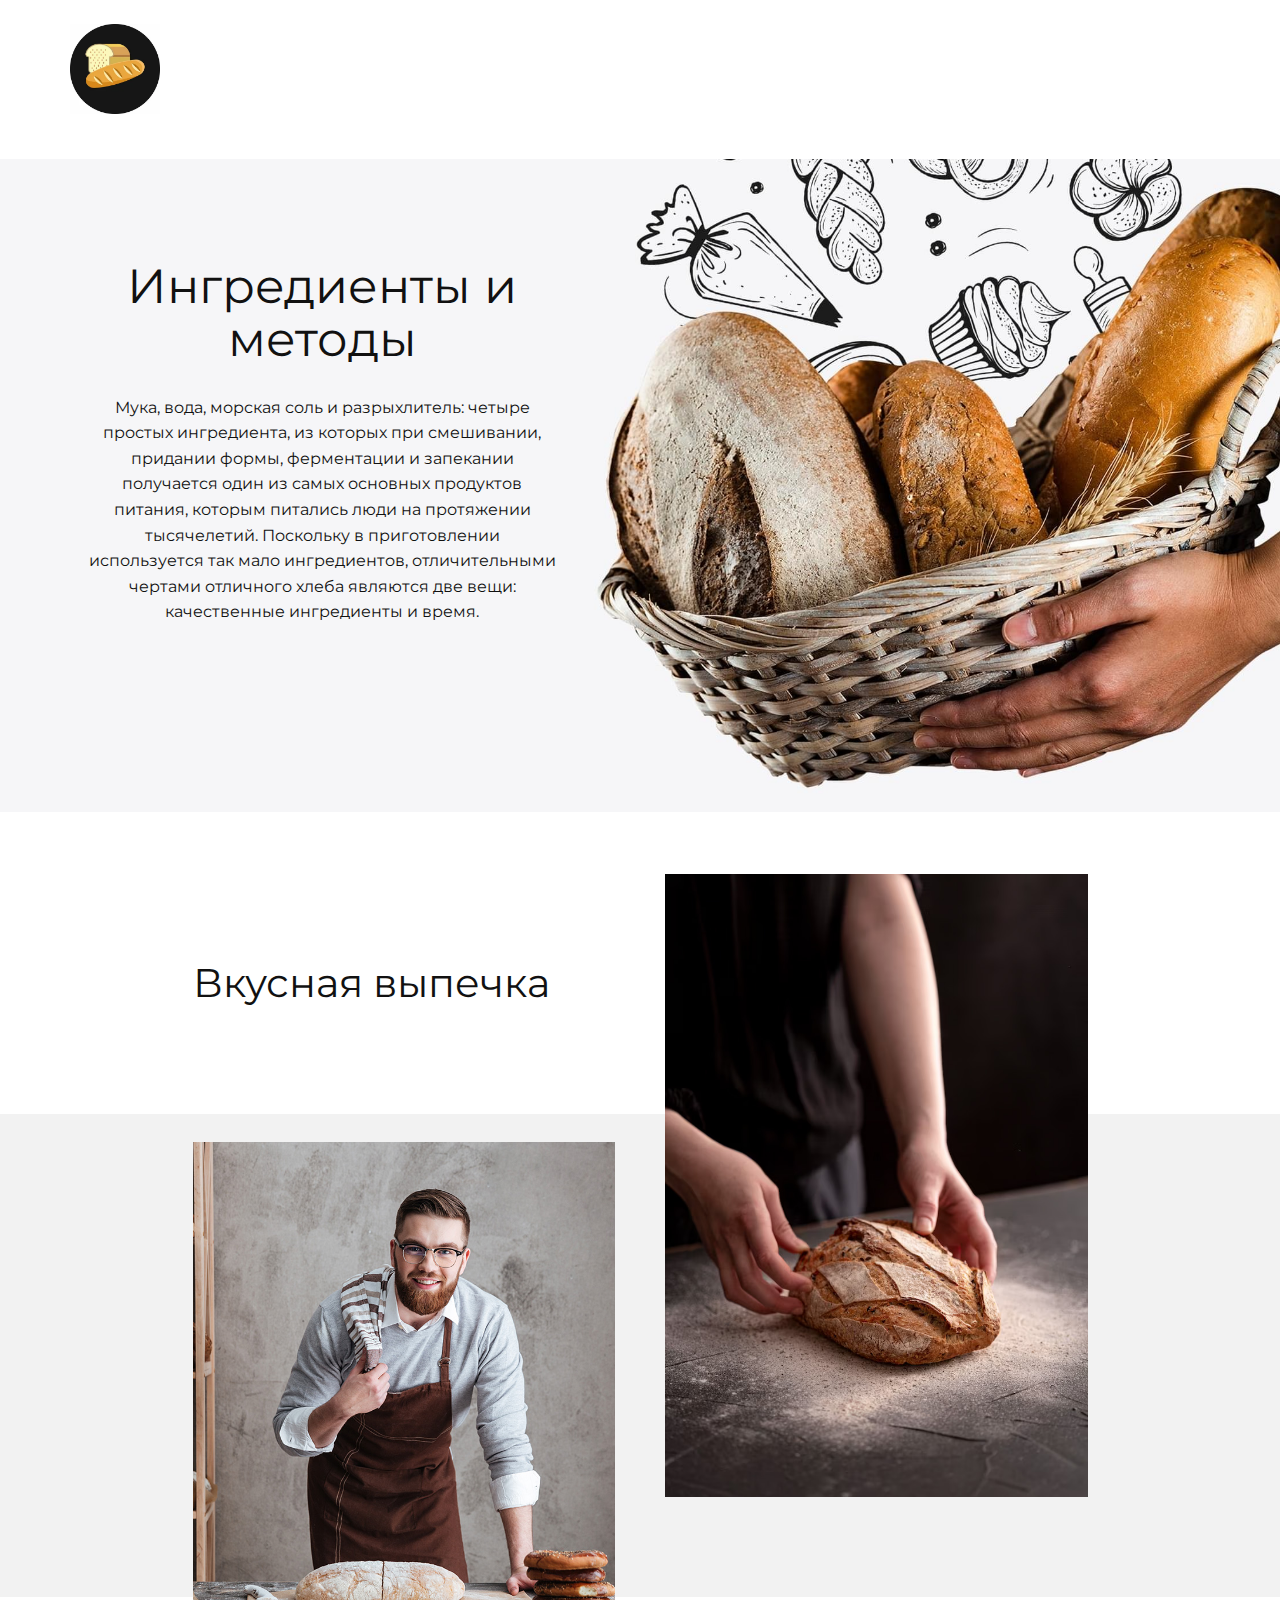
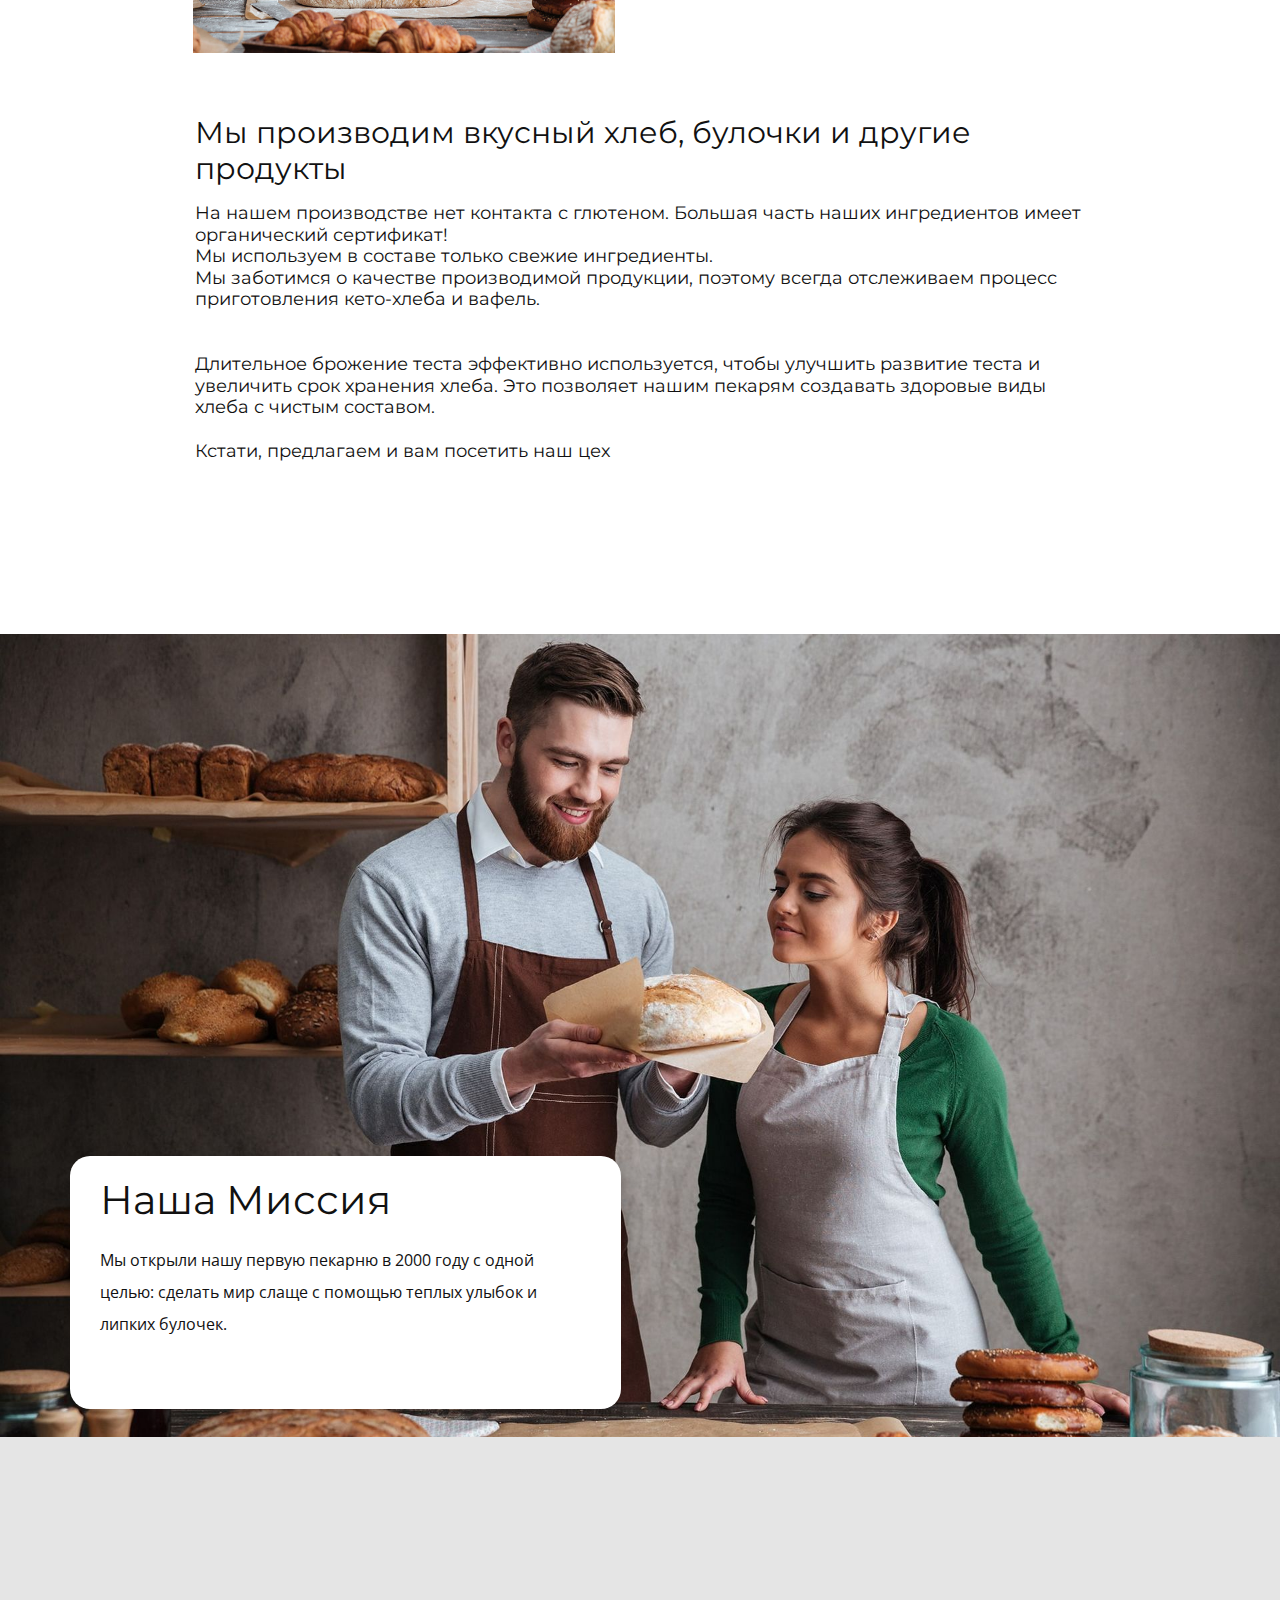
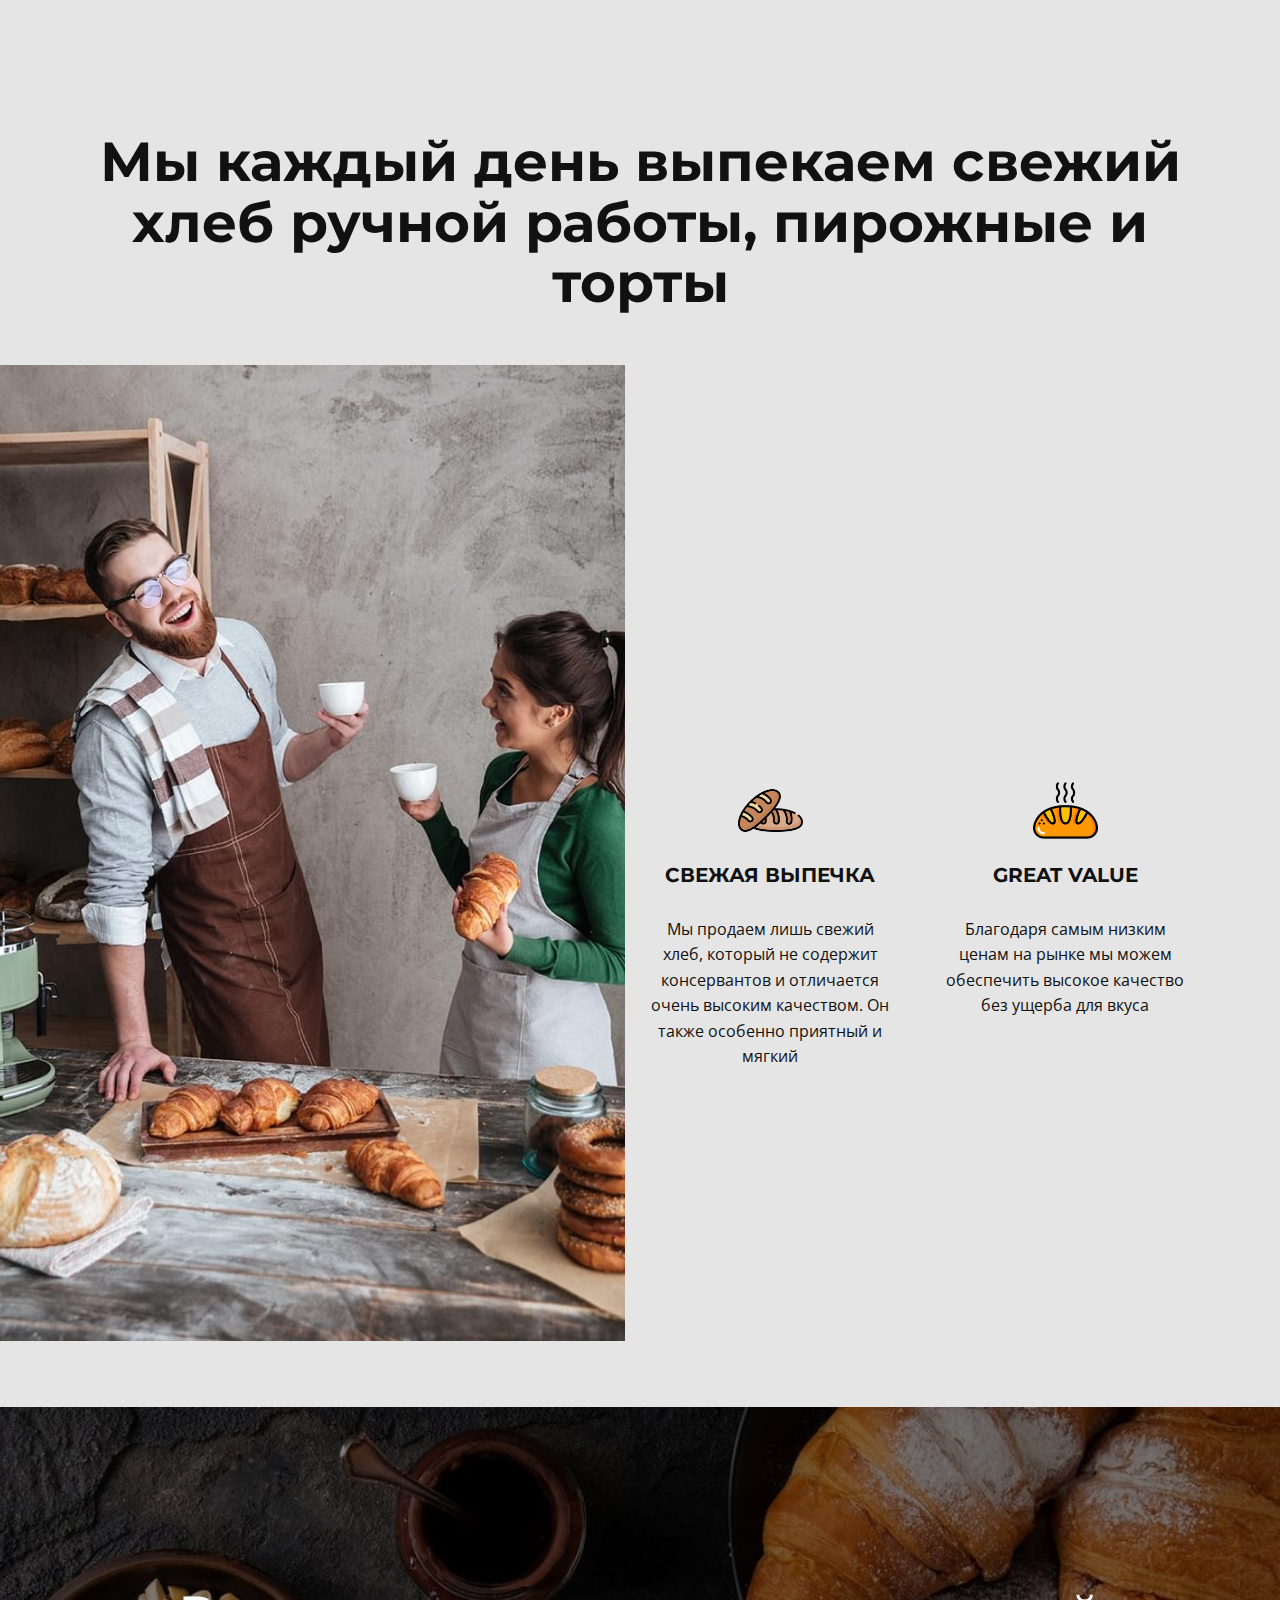
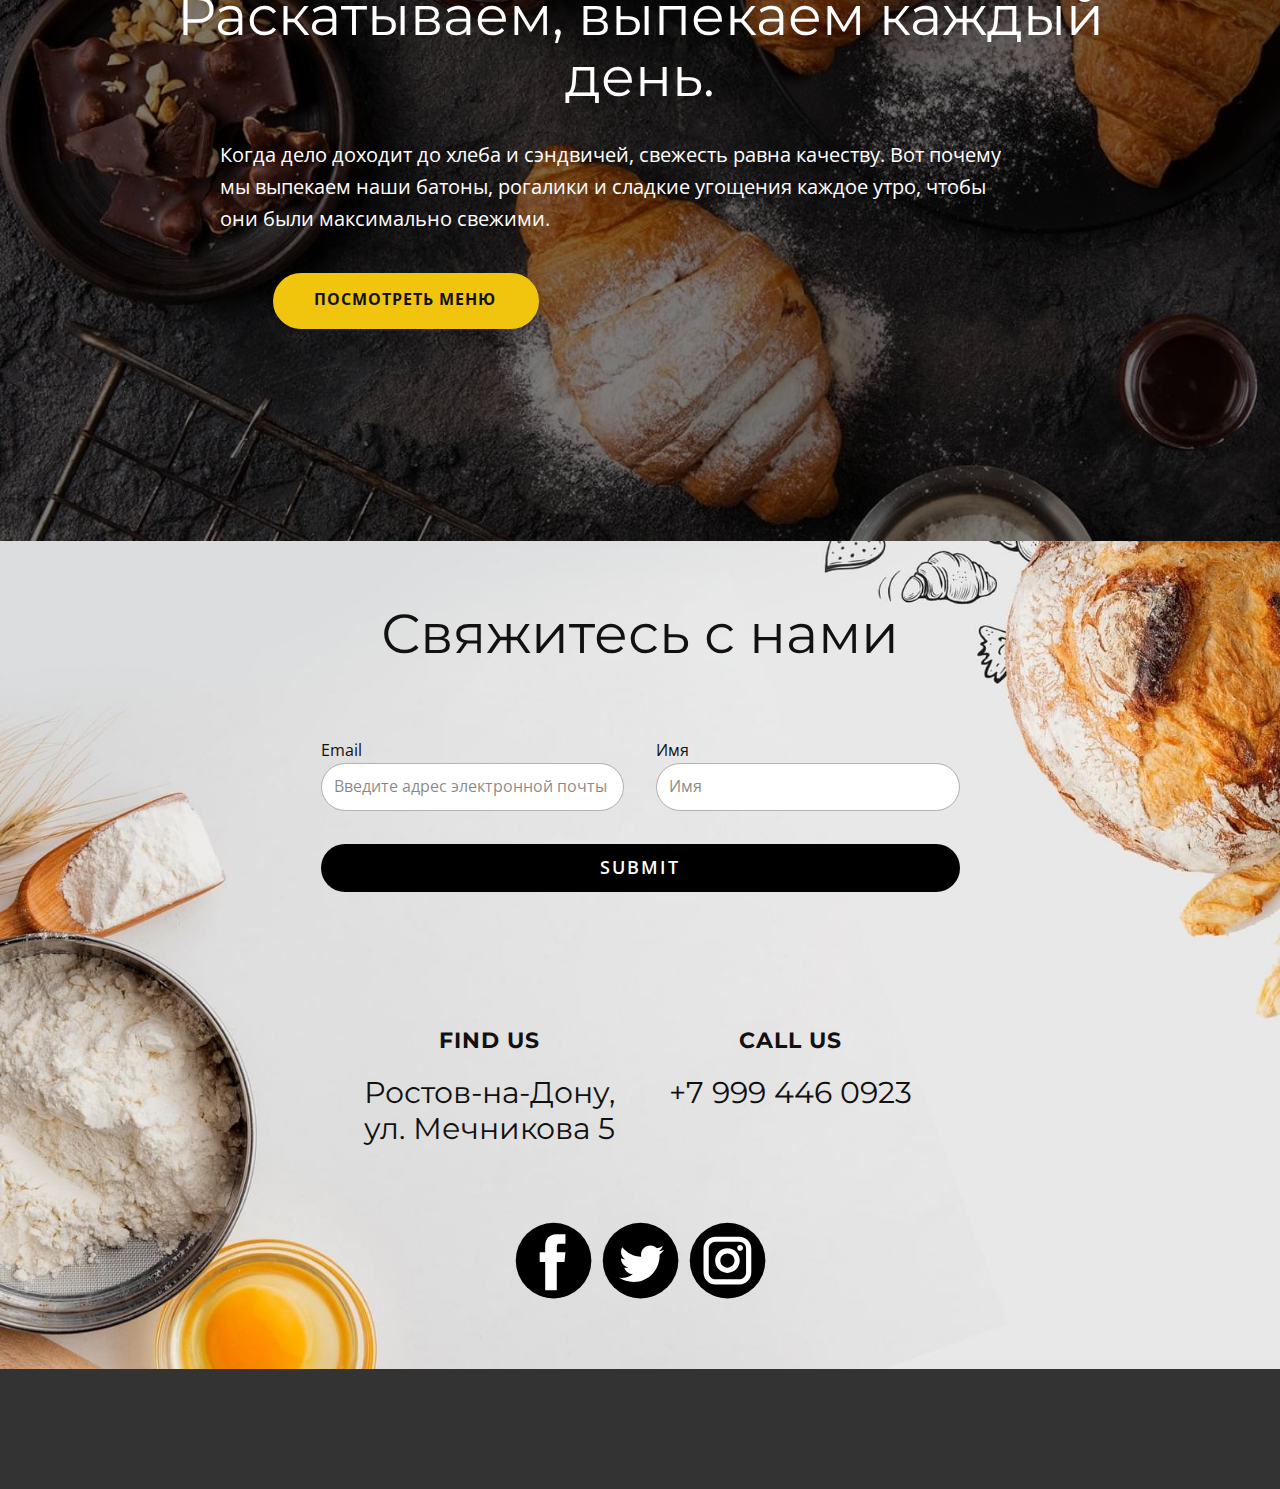
<file: index.html>
<!DOCTYPE html>
<html style="font-size: 16px;" lang="ru-RU"><head>
    <meta name="viewport" content="width=device-width, initial-scale=1.0">
    <meta charset="utf-8">
    <meta name="keywords" content="​Ingredients &amp;amp; Method, ​​We bake fresh, handmade bread, pastries and cakes every day, ​Roll, proof, and bake. Every day., Contact Us">
    <meta name="description" content="">
    <title>Главная</title>
    <link rel="stylesheet" href="page.css" media="screen">
<link rel="stylesheet" href="Главная.css" media="screen">
    <script class="u-script" type="text/javascript" src="jquery.js" defer=""></script>
    <script class="u-script" type="text/javascript" src="page.js" defer=""></script>
    <meta name="generator" content="MaxPod">
    <meta name="referrer" content="origin">
    <link rel="icon" href="images/i.webp">
    <link id="u-theme-google-font" rel="stylesheet" href="https://fonts.googleapis.com/css?family=Montserrat:100,100i,200,200i,300,300i,400,400i,500,500i,600,600i,700,700i,800,800i,900,900i|Open+Sans:300,300i,400,400i,500,500i,600,600i,700,700i,800,800i">
    
    
    
    
    
    
    
    <script type="application/ld+json">{
		"@context": "http://schema.org",
		"@type": "Organization",
		"name": "nicebreadxx",
		"logo": "images/i.webp?rand=1b5b"
}</script>
    <meta name="theme-color" content="#eeb16d">
    <meta property="og:title" content="Главная">
    <meta property="og:description" content="">
    <meta property="og:type" content="website">
  <meta data-intl-tel-input-cdn-path="intlTelInput/"></head>
  <body data-home-page="Главная.html" data-home-page-title="Главная" class="u-body u-xl-mode" data-lang="ru"><header class="u-clearfix u-header u-header" id="sec-14ca"><div class="u-clearfix u-sheet u-sheet-1">
        <a href="Главная.html" class="u-hover-feature u-image u-logo u-image-1" data-image-width="320" data-image-height="320" title="Главная">
          <img src="images/i.webp?rand=1b5b" class="u-logo-image u-logo-image-1">
        </a>
        <nav class="u-menu u-menu-hamburger u-offcanvas u-menu-1" data-responsive-from="XL">
          <div class="menu-collapse" style="font-size: 1rem; letter-spacing: 0px; text-transform: uppercase;">
            <a class="u-button-style u-custom-left-right-menu-spacing u-custom-padding-bottom u-custom-text-active-color u-custom-top-bottom-menu-spacing u-nav-link u-text-active-palette-1-base u-text-hover-palette-2-base" href="#" data-lang-en="{&quot;content&quot;:&quot;<svg class=\&quot;u-svg-link\&quot; viewBox=\&quot;0 0 24 24\&quot;><use xmlns:xlink=\&quot;http://www.w3.org/1999/xlink\&quot; xlink:href=\&quot;#menu-hamburger\&quot;></use></svg><svg class=\&quot;u-svg-content\&quot; version=\&quot;1.1\&quot; id=\&quot;menu-hamburger\&quot; viewBox=\&quot;0 0 16 16\&quot; x=\&quot;0px\&quot; y=\&quot;0px\&quot; xmlns:xlink=\&quot;http://www.w3.org/1999/xlink\&quot; xmlns=\&quot;http://www.w3.org/2000/svg\&quot;>    <g>        <rect y=\&quot;1\&quot; width=\&quot;16\&quot; height=\&quot;2\&quot;></rect>        <rect y=\&quot;7\&quot; width=\&quot;16\&quot; height=\&quot;2\&quot;></rect>        <rect y=\&quot;13\&quot; width=\&quot;16\&quot; height=\&quot;2\&quot;></rect>    </g></svg>&quot;,&quot;href&quot;:&quot;#&quot;}" style="padding: 9px 14px; font-size: calc(1em + 18px);">
              <svg class="u-svg-link" viewBox="0 0 24 24"><use xmlns:xlink="http://www.w3.org/1999/xlink" xlink:href="#menu-hamburger"></use></svg>
              <svg class="u-svg-content" version="1.1" id="menu-hamburger" viewBox="0 0 16 16" x="0px" y="0px" xmlns:xlink="http://www.w3.org/1999/xlink" xmlns="http://www.w3.org/2000/svg"><g><rect y="1" width="16" height="2"></rect><rect y="7" width="16" height="2"></rect><rect y="13" width="16" height="2"></rect>
</g></svg>
            </a>
          </div>
          <div class="u-nav-container">
            <ul class="u-nav u-unstyled u-nav-1"><li class="u-nav-item"><a class="u-button-style u-nav-link u-text-active-palette-2-base u-text-hover-palette-2-base" href="Главная.html" style="padding: 10px 20px;">Главная</a>
</li><li class="u-nav-item"><a class="u-button-style u-nav-link u-text-active-palette-2-base u-text-hover-palette-2-base" href="О-нас.html" style="padding: 10px 20px;">О нас</a>
</li><li class="u-nav-item"><a class="u-button-style u-nav-link u-text-active-palette-2-base u-text-hover-palette-2-base" href="Контакты.html" style="padding: 10px 20px;">Контакты</a>
</li></ul>
          </div>
          <div class="u-nav-container-collapse">
            <div class="u-black u-container-style u-inner-container-layout u-opacity u-opacity-95 u-sidenav">
              <div class="u-inner-container-layout u-sidenav-overflow">
                <div class="u-menu-close"></div>
                <ul class="u-align-center u-nav u-popupmenu-items u-unstyled u-nav-2"><li class="u-nav-item"><a class="u-button-style u-nav-link" href="Главная.html">Главная</a>
</li><li class="u-nav-item"><a class="u-button-style u-nav-link" href="О-нас.html">О нас</a>
</li><li class="u-nav-item"><a class="u-button-style u-nav-link" href="Контакты.html">Контакты</a>
</li></ul>
              </div>
            </div>
            <div class="u-black u-menu-overlay u-opacity u-opacity-70"></div>
          </div>
        </nav>
      </div></header> 
    <section class="u-clearfix u-image u-section-1" id="sec-a8af" data-image-width="1980" data-image-height="1114">
      <div class="u-clearfix u-layout-wrap u-layout-wrap-1">
        <div class="u-layout">
          <div class="u-layout-row">
            <div class="u-align-left u-container-align-center u-container-style u-layout-cell u-left-cell u-size-25 u-layout-cell-1">
              <div class="u-container-layout u-container-layout-1">
                <h2 class="u-align-center u-text u-text-1" data-lang-ru="​Ингредиенты и методы<br>"> Ингредиенты и методы<br>
                </h2>
                <p class="u-align-center u-custom-font u-heading-font u-text u-text-2" data-lang-ru="​Мука, вода, морская соль и разрыхлитель: четыре простых ингредиента, из которых при смешивании, придании формы, ферментации и запекании получается один из самых основных продуктов питания, которым питались люди на протяжении тысячелетий. Поскольку в приготовлении используется так мало ингредиентов, отличительными чертами отличного хлеба являются две вещи: качественные ингредиенты и время."> Мука, вода, морская соль и разрыхлитель: четыре простых ингредиента, из которых при смешивании, придании формы, ферментации и запекании получается один из самых основных продуктов питания, которым питались люди на протяжении тысячелетий. Поскольку в приготовлении используется так мало ингредиентов, отличительными чертами отличного хлеба являются две вещи: качественные ингредиенты и время.</p>
              </div>
            </div>
            <div class="u-container-style u-image u-layout-cell u-right-cell u-shape-rectangle u-size-35 u-image-1" data-image-width="1112" data-image-height="1080" data-animation-name="customAnimationIn" data-animation-duration="1000">
              <div class="u-container-layout u-container-layout-2"></div>
            </div>
          </div>
        </div>
      </div>
    </section>
    <section class="u-align-center u-clearfix u-white u-section-2" id="sec-0166">
      <div class="u-expanded-width u-grey-5 u-shape u-shape-rectangle u-shape-1"></div>
      <div class="u-clearfix u-gutter-50 u-layout-wrap u-layout-wrap-1">
        <div class="u-layout">
          <div class="u-layout-row">
            <div class="u-size-30 u-size-60-md">
              <div class="u-layout-col">
                <div class="u-container-style u-layout-cell u-left-cell u-size-20 u-layout-cell-1">
                  <div class="u-container-layout u-valign-middle u-container-layout-1">
                    <h3 class="u-text u-text-1" data-lang-ru="​Вкусная выпечка"> Вкусная выпечка<br>
                    </h3>
                  </div>
                </div>
                <div class="u-container-style u-image u-layout-cell u-left-cell u-size-40 u-image-1" data-image-width="800" data-image-height="869" data-animation-name="customAnimationIn" data-animation-duration="1000">
                  <div class="u-container-layout u-container-layout-2"></div>
                </div>
              </div>
            </div>
            <div class="u-size-30 u-size-60-md">
              <div class="u-layout-col">
                <div class="u-container-style u-image u-layout-cell u-right-cell u-size-40 u-image-2" data-image-width="740" data-image-height="1110" data-animation-name="customAnimationIn" data-animation-duration="1000">
                  <div class="u-container-layout u-container-layout-3"></div>
                </div>
                <div class="u-container-style u-hidden-md u-hidden-sm u-hidden-xs u-layout-cell u-right-cell u-size-20 u-layout-cell-4">
                  <div class="u-container-layout u-container-layout-4"></div>
                </div>
              </div>
            </div>
          </div>
        </div>
      </div>
      <div class="u-container-style u-group u-group-1">
        <div class="u-container-layout u-container-layout-5">
          <h4 class="u-text u-text-2" data-lang-ru="Мы производим вкусный хлеб, булочки и другие продукты"> Мы производим вкусный хлеб, булочки и другие продукты</h4>
          <h6 class="u-text u-text-3"> На нашем производстве нет контакта с глютеном. Большая часть наших ингредиентов имеет органический сертификат!<br>Мы используем в составе только свежие ингредиенты.<br>Мы заботимся о качестве производимой продукции, поэтому всегда отслеживаем процесс приготовления кето-хлеба и вафель.&nbsp;<br>
            <br>
            <br>Длительное брожение теста эффективно используется, чтобы улучшить развитие теста и увеличить срок хранения хлеба. Это позволяет нашим пекарям создавать здоровые виды хлеба с чистым составом.<br>
            <br>Кстати, предлагаем и вам посетить наш цех
          </h6>
        </div>
      </div>
    </section>
    <section class="u-clearfix u-grey-10 u-section-3" id="carousel_8bad">
      <img class="u-expanded-width u-image u-image-1" src="images/ggg5-min.jpg" data-image-width="1980" data-image-height="1320">
      <div class="u-container-style u-group u-radius-20 u-shape-round u-white u-group-1" data-animation-name="customAnimationIn" data-animation-duration="1000">
        <div class="u-container-layout u-container-layout-1">
          <h3 class="u-text u-text-1" data-lang-ru="Наша Миссия">Наша Миссия</h3>
          <p class="u-text u-text-2" data-lang-ru="​Мы открыли нашу первую пекарню в 2000 году с одной целью: сделать мир слаще с помощью теплых улыбок и липких булочек."> Мы открыли нашу первую пекарню в 2000 году с одной целью: сделать мир слаще с помощью теплых улыбок и липких булочек.</p>
        </div>
      </div>
    </section>
    <section class="u-align-center u-clearfix u-grey-10 u-section-4" id="carousel_dfd0">
      <h2 class="u-align-center u-text u-text-1" data-lang-ru="​​Мы каждый день выпекаем свежий хлеб ручной работы, пирожные и торты"> Мы каждый день выпекаем свежий хлеб ручной работы, пирожные и торты</h2>
      <div class="u-align-left u-clearfix u-layout-wrap u-layout-wrap-1">
        <div class="u-layout">
          <div class="u-layout-row">
            <div class="u-container-align-center u-container-style u-image u-layout-cell u-size-31-lg u-size-31-xl u-size-60-md u-size-60-sm u-size-60-xs u-image-1" data-image-width="797" data-image-height="1080" data-animation-name="customAnimationIn" data-animation-duration="1000">
              <div class="u-container-layout u-container-layout-1"></div>
            </div>
            <div class="u-container-style u-layout-cell u-size-29-lg u-size-29-xl u-size-60-md u-size-60-sm u-size-60-xs u-layout-cell-2">
              <div class="u-container-layout u-valign-bottom u-container-layout-2">
                <div class="u-expanded-width-lg u-expanded-width-md u-expanded-width-sm u-expanded-width-xs u-list u-list-1">
                  <div class="u-repeater u-repeater-1">
                    <div class="u-container-align-center u-container-style u-list-item u-repeater-item">
                      <div class="u-container-layout u-similar-container u-container-layout-3"><span class="u-align-center u-file-icon u-icon u-icon-1" data-animation-name="customAnimationIn" data-animation-duration="1000"><img src="images/3014502.png" alt=""></span>
                        <h5 class="u-align-center u-text u-text-2" data-lang-ru="​Свежая выпечка" data-animation-name="customAnimationIn" data-animation-duration="1000"> Свежая выпечка</h5>
                        <p class="u-align-center u-text u-text-3" data-lang-ru="​Наш хлеб ежедневно выпекается свежим, не содержит консервантов и отличается очень высоким качеством. Он также особенно приятный и мягкий" data-animation-name="customAnimationIn" data-animation-duration="1000"> Мы продаем лишь свежий хлеб, который не содержит консервантов и отличается очень высоким качеством. Он также особенно приятный и мягкий</p>
                      </div>
                    </div>
                    <div class="u-container-style u-list-item u-repeater-item">
                      <div class="u-container-layout u-similar-container u-container-layout-4"><span class="u-align-center u-file-icon u-icon u-icon-2" data-animation-name="customAnimationIn" data-animation-duration="1000"><img src="images/4241664.png" alt=""></span>
                        <h5 class="u-align-center u-text u-text-4" data-lang-ru="​Большое значение" data-animation-name="customAnimationIn" data-animation-duration="1000"> Great Value</h5>
                        <p class="u-align-center u-text u-text-default u-text-5" data-lang-ru="​Благодаря самым низким ценам на рынке мы можем обеспечить высокое качество без ущерба для вкуса" data-animation-name="customAnimationIn" data-animation-duration="1000"> Благодаря самым низким ценам на рынке мы можем обеспечить высокое качество без ущерба для вкуса</p>
                      </div>
                    </div>
                  </div>
                </div>
              </div>
            </div>
          </div>
        </div>
      </div>
    </section>
    <section class="skrollable skrollable-between u-align-center u-clearfix u-image u-shading u-section-5" src="" id="carousel_0abe" data-image-width="1280" data-image-height="640">
      <div class="u-clearfix u-sheet u-sheet-1">
        <h2 class="u-align-center u-text u-text-1" data-lang-ru="​Раскатываем, выпекаем каждый день."> Раскатываем, выпекаем каждый день.</h2>
        <p class="u-align-left u-large-text u-text u-text-variant u-text-2" data-lang-ru="​Когда дело доходит до хлеба и сэндвичей, свежесть равна качеству. Вот почему мы выпекаем наши батоны, рогалики и сладкие угощения каждое утро, чтобы они были максимально свежими."> Когда дело доходит до хлеба и сэндвичей, свежесть равна качеству. Вот почему мы выпекаем наши батоны, рогалики и сладкие угощения каждое утро, чтобы они были максимально свежими.</p>
        <div class="u-clearfix u-expanded-width-xs u-layout-custom-sm u-layout-custom-xs u-layout-wrap u-layout-wrap-1">
          <div class="u-layout">
            <div class="u-layout-row">
              <div class="u-align-right u-container-align-center-xs u-container-style u-layout-cell u-left-cell u-size-60 u-layout-cell-1">
                <div class="u-container-layout u-valign-top u-container-layout-1">
                  <a href="Главная.html" class="u-align-center-xs u-border-2 u-border-palette-3-base u-btn u-btn-round u-button-style u-palette-3-base u-radius-50 u-btn-1" data-lang-ru="{&quot;content&quot;:&quot;Посмотреть меню&quot;,&quot;href&quot;:&quot;https://nicepage.com/c/pets-animals-html-templates&quot;}">Посмотреть меню</a>
                </div>
              </div>
            </div>
          </div>
        </div>
      </div>
    </section>
    <section class="u-clearfix u-image u-section-6" id="sec-10a5" data-image-width="1620" data-image-height="1080">
      <div class="u-clearfix u-sheet u-valign-middle-sm u-valign-middle-xs u-sheet-1">
        <div class="u-align-left u-container-style u-group u-group-1">
          <div class="u-container-layout u-valign-top u-container-layout-1">
            <h2 class="u-align-center u-text u-text-default u-text-1" data-lang-ru="Свяжитесь с нами">Свяжитесь с нами</h2>
            <div class="u-form u-form-1">
              <form action="https://forms.nicepagesrv.com/v2/form/process" class="u-clearfix u-form-spacing-32 u-form-vertical u-inner-form" source="email" name="form" style="padding: 10px;">
                <div class="u-form-email u-form-group u-form-partition-factor-2">
                  <label class="u-label" data-lang-en="Email">Email</label>
                  <input type="email" placeholder="Введите адрес электронной почты" id="email-bb9b" name="email" class="u-input u-input-rectangle u-radius-50" required="" data-lang-en="Enter a valid email address">
                </div>
                <div class="u-form-group u-form-name u-form-partition-factor-2">
                  <label class="u-label" data-lang-ru="Имя">Имя</label>
                  <input type="text" placeholder="Имя" id="name-bb9b" name="name" class="u-input u-input-rectangle u-radius-50" required="" data-lang-ru="Введите ваше имя">
                </div>
                <div class="u-align-left u-form-group u-form-submit">
                  <a href="#" class="u-active-grey-70 u-black u-border-none u-btn u-btn-round u-btn-submit u-button-style u-hover-grey-70 u-radius-50 u-btn-1" data-lang-en="{&quot;content&quot;:&quot;Submit&quot;,&quot;href&quot;:&quot;#&quot;}">Submit</a>
                  <input type="submit" value="submit" class="u-form-control-hidden" wfd-id="id510">
                </div>
                <div class="u-form-send-message u-form-send-success" data-lang-ru="
            Спасибо, ваше сообщение отправлено.
        "> Thank you! Your message has been sent. </div>
                <div class="u-form-send-error u-form-send-message" data-lang-ru="
           Не удается отправить ваше сообщение. Пожалуйста, исправьте ошибки, затем повторите попытку.
        "> Не удается отправить ваше сообщение. Пожалуйста, исправьте ошибки, затем повторите попытку. </div>
                <input type="hidden" value="" name="recaptchaResponse" wfd-id="id511">
                <input type="hidden" name="formServices" value="9e26815a054b4f5a18ac76ddfccf6e96">
              </form>
            </div>
            <div class="u-list u-list-1">
              <div class="u-repeater u-repeater-1">
                <div class="u-container-style u-list-item u-repeater-item">
                  <div class="u-container-layout u-similar-container u-container-layout-2">
                    <h5 class="u-align-center u-custom-item u-text u-text-2" data-animation-name="" data-animation-duration="0" data-animation-delay="0" data-animation-direction="" data-lang-en="F​ind Us">F​ind Us</h5>
                    <h4 class="u-align-center u-text u-text-3">Ростов-на-Дону, ул. Мечникова 5</h4>
                  </div>
                </div>
                <div class="u-container-align-center u-container-style u-list-item u-repeater-item">
                  <div class="u-container-layout u-similar-container u-container-layout-3">
                    <h5 class="u-align-center u-custom-item u-text u-text-4" data-animation-name="" data-animation-duration="0" data-animation-delay="0" data-animation-direction="" data-lang-en="Call Us">Call Us</h5>
                    <h4 class="u-align-center u-text u-text-5">+7 999 446 0923</h4>
                  </div>
                </div>
              </div>
            </div>
          </div>
        </div>
        <div class="u-social-icons u-spacing-10 u-social-icons-1">
          <a class="u-social-url" title="facebook" target="_blank" href="https://facebook.com/name"><span class="u-icon u-social-facebook u-social-icon u-text-black u-icon-1"><svg class="u-svg-link" preserveAspectRatio="xMidYMin slice" viewBox="0 0 112 112" style=""><use xmlns:xlink="http://www.w3.org/1999/xlink" xlink:href="#svg-6bfc"></use></svg><svg class="u-svg-content" viewBox="0 0 112 112" x="0" y="0" id="svg-6bfc"><circle fill="currentColor" cx="56.1" cy="56.1" r="55"></circle><path fill="#FFFFFF" d="M73.5,31.6h-9.1c-1.4,0-3.6,0.8-3.6,3.9v8.5h12.6L72,58.3H60.8v40.8H43.9V58.3h-8V43.9h8v-9.2
c0-6.7,3.1-17,17-17h12.5v13.9H73.5z"></path></svg></span>
          </a>
          <a class="u-social-url" title="twitter" target="_blank" href="https://twitter.com/name"><span class="u-icon u-social-icon u-social-twitter u-text-black u-icon-2"><svg class="u-svg-link" preserveAspectRatio="xMidYMin slice" viewBox="0 0 112 112" style=""><use xmlns:xlink="http://www.w3.org/1999/xlink" xlink:href="#svg-6b48"></use></svg><svg class="u-svg-content" viewBox="0 0 112 112" x="0" y="0" id="svg-6b48"><circle fill="currentColor" class="st0" cx="56.1" cy="56.1" r="55"></circle><path fill="#FFFFFF" d="M83.8,47.3c0,0.6,0,1.2,0,1.7c0,17.7-13.5,38.2-38.2,38.2C38,87.2,31,85,25,81.2c1,0.1,2.1,0.2,3.2,0.2
c6.3,0,12.1-2.1,16.7-5.7c-5.9-0.1-10.8-4-12.5-9.3c0.8,0.2,1.7,0.2,2.5,0.2c1.2,0,2.4-0.2,3.5-0.5c-6.1-1.2-10.8-6.7-10.8-13.1
c0-0.1,0-0.1,0-0.2c1.8,1,3.9,1.6,6.1,1.7c-3.6-2.4-6-6.5-6-11.2c0-2.5,0.7-4.8,1.8-6.7c6.6,8.1,16.5,13.5,27.6,14
c-0.2-1-0.3-2-0.3-3.1c0-7.4,6-13.4,13.4-13.4c3.9,0,7.3,1.6,9.8,4.2c3.1-0.6,5.9-1.7,8.5-3.3c-1,3.1-3.1,5.8-5.9,7.4
c2.7-0.3,5.3-1,7.7-2.1C88.7,43,86.4,45.4,83.8,47.3z"></path></svg></span>
          </a>
          <a class="u-social-url" title="instagram" target="_blank" href="https://instagram.com/name"><span class="u-icon u-social-icon u-social-instagram u-text-black u-icon-3"><svg class="u-svg-link" preserveAspectRatio="xMidYMin slice" viewBox="0 0 112 112" style=""><use xmlns:xlink="http://www.w3.org/1999/xlink" xlink:href="#svg-c488"></use></svg><svg class="u-svg-content" viewBox="0 0 112 112" x="0" y="0" id="svg-c488"><circle fill="currentColor" cx="56.1" cy="56.1" r="55"></circle><path fill="#FFFFFF" d="M55.9,38.2c-9.9,0-17.9,8-17.9,17.9C38,66,46,74,55.9,74c9.9,0,17.9-8,17.9-17.9C73.8,46.2,65.8,38.2,55.9,38.2
z M55.9,66.4c-5.7,0-10.3-4.6-10.3-10.3c-0.1-5.7,4.6-10.3,10.3-10.3c5.7,0,10.3,4.6,10.3,10.3C66.2,61.8,61.6,66.4,55.9,66.4z"></path><path fill="#FFFFFF" d="M74.3,33.5c-2.3,0-4.2,1.9-4.2,4.2s1.9,4.2,4.2,4.2s4.2-1.9,4.2-4.2S76.6,33.5,74.3,33.5z"></path><path fill="#FFFFFF" d="M73.1,21.3H38.6c-9.7,0-17.5,7.9-17.5,17.5v34.5c0,9.7,7.9,17.6,17.5,17.6h34.5c9.7,0,17.5-7.9,17.5-17.5V38.8
C90.6,29.1,82.7,21.3,73.1,21.3z M83,73.3c0,5.5-4.5,9.9-9.9,9.9H38.6c-5.5,0-9.9-4.5-9.9-9.9V38.8c0-5.5,4.5-9.9,9.9-9.9h34.5
c5.5,0,9.9,4.5,9.9,9.9V73.3z"></path></svg></span>
          </a>
        </div>
      </div>
    </section>
    
    
    <footer class="u-align-center u-clearfix u-footer u-grey-80 u-footer" id="sec-2b81"><div class="u-clearfix u-sheet u-sheet-1"></div></footer>
  
</body></html>
</file>
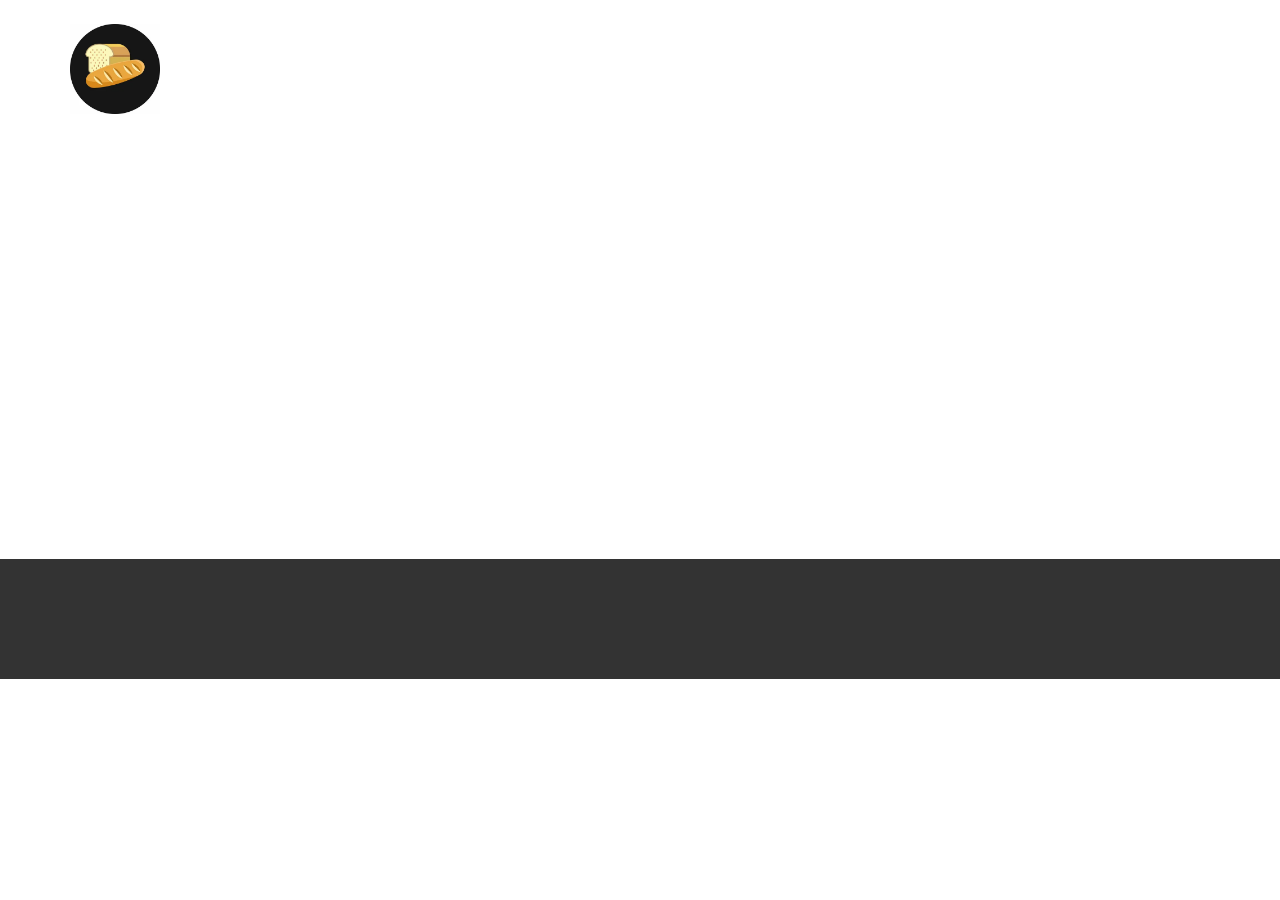
<file: Контакты.html>
<!DOCTYPE html>
<html style="font-size: 16px;" lang="ru-RU"><head>
    <meta name="viewport" content="width=device-width, initial-scale=1.0">
    <meta charset="utf-8">
    <meta name="keywords" content="">
    <meta name="description" content="">
    <title>Контакты</title>
    <link rel="stylesheet" href="page.css" media="screen">
<link rel="stylesheet" href="Контакты.css" media="screen">
    <script class="u-script" type="text/javascript" src="jquery.js" defer=""></script>
    <script class="u-script" type="text/javascript" src="page.js" defer=""></script>
    <meta name="generator" content="MaxPod">
    <link rel="icon" href="images/i.webp">
    <link id="u-theme-google-font" rel="stylesheet" href="https://fonts.googleapis.com/css?family=Montserrat:100,100i,200,200i,300,300i,400,400i,500,500i,600,600i,700,700i,800,800i,900,900i|Open+Sans:300,300i,400,400i,500,500i,600,600i,700,700i,800,800i">
    
    
  
    <meta name="theme-color" content="#eeb16d">
    <meta property="og:title" content="Контакты">
    <meta property="og:description" content="">
    <meta property="og:type" content="website">
  <meta data-intl-tel-input-cdn-path="intlTelInput/"></head>
  <body class="u-body u-xl-mode" data-lang="ru"><header class="u-clearfix u-header u-header" id="sec-14ca"><div class="u-clearfix u-sheet u-sheet-1">
        <a href="Главная.html" class="u-hover-feature u-image u-logo u-image-1" data-image-width="320" data-image-height="320" title="Главная">
          <img src="images/i.webp?rand=1b5b" class="u-logo-image u-logo-image-1">
        </a>
        <nav class="u-menu u-menu-hamburger u-offcanvas u-menu-1" data-responsive-from="XL">
          <div class="menu-collapse" style="font-size: 1rem; letter-spacing: 0px; text-transform: uppercase;">
            <a class="u-button-style u-custom-left-right-menu-spacing u-custom-padding-bottom u-custom-text-active-color u-custom-top-bottom-menu-spacing u-nav-link u-text-active-palette-1-base u-text-hover-palette-2-base" href="#" data-lang-en="{&quot;content&quot;:&quot;<svg class=\&quot;u-svg-link\&quot; viewBox=\&quot;0 0 24 24\&quot;><use xmlns:xlink=\&quot;http://www.w3.org/1999/xlink\&quot; xlink:href=\&quot;#menu-hamburger\&quot;></use></svg><svg class=\&quot;u-svg-content\&quot; version=\&quot;1.1\&quot; id=\&quot;menu-hamburger\&quot; viewBox=\&quot;0 0 16 16\&quot; x=\&quot;0px\&quot; y=\&quot;0px\&quot; xmlns:xlink=\&quot;http://www.w3.org/1999/xlink\&quot; xmlns=\&quot;http://www.w3.org/2000/svg\&quot;>    <g>        <rect y=\&quot;1\&quot; width=\&quot;16\&quot; height=\&quot;2\&quot;></rect>        <rect y=\&quot;7\&quot; width=\&quot;16\&quot; height=\&quot;2\&quot;></rect>        <rect y=\&quot;13\&quot; width=\&quot;16\&quot; height=\&quot;2\&quot;></rect>    </g></svg>&quot;,&quot;href&quot;:&quot;#&quot;}" style="padding: 9px 14px; font-size: calc(1em + 18px);">
              <svg class="u-svg-link" viewBox="0 0 24 24"><use xmlns:xlink="http://www.w3.org/1999/xlink" xlink:href="#menu-hamburger"></use></svg>
              <svg class="u-svg-content" version="1.1" id="menu-hamburger" viewBox="0 0 16 16" x="0px" y="0px" xmlns:xlink="http://www.w3.org/1999/xlink" xmlns="http://www.w3.org/2000/svg"><g><rect y="1" width="16" height="2"></rect><rect y="7" width="16" height="2"></rect><rect y="13" width="16" height="2"></rect>
</g></svg>
            </a>
          </div>
          <div class="u-nav-container">
            <ul class="u-nav u-unstyled u-nav-1"><li class="u-nav-item"><a class="u-button-style u-nav-link u-text-active-palette-2-base u-text-hover-palette-2-base" href="Главная.html" style="padding: 10px 20px;">Главная</a>
</li><li class="u-nav-item"><a class="u-button-style u-nav-link u-text-active-palette-2-base u-text-hover-palette-2-base" href="О-нас.html" style="padding: 10px 20px;">О нас</a>
</li><li class="u-nav-item"><a class="u-button-style u-nav-link u-text-active-palette-2-base u-text-hover-palette-2-base" href="Контакты.html" style="padding: 10px 20px;">Контакты</a>
</li></ul>
          </div>
          <div class="u-nav-container-collapse">
            <div class="u-black u-container-style u-inner-container-layout u-opacity u-opacity-95 u-sidenav">
              <div class="u-inner-container-layout u-sidenav-overflow">
                <div class="u-menu-close"></div>
                <ul class="u-align-center u-nav u-popupmenu-items u-unstyled u-nav-2"><li class="u-nav-item"><a class="u-button-style u-nav-link" href="Главная.html">Главная</a>
</li><li class="u-nav-item"><a class="u-button-style u-nav-link" href="О-нас.html">О нас</a>
</li><li class="u-nav-item"><a class="u-button-style u-nav-link" href="Контакты.html">Контакты</a>
</li></ul>
              </div>
            </div>
            <div class="u-black u-menu-overlay u-opacity u-opacity-70"></div>
          </div>
        </nav>
      </div></header>
    <section class="u-clearfix u-section-1" id="sec-edef">
      <div class="u-clearfix u-sheet u-sheet-1"></div>
    </section>
    
    
    <footer class="u-align-center u-clearfix u-footer u-grey-80 u-footer" id="sec-2b81"><div class="u-clearfix u-sheet u-sheet-1"></div></footer>
  
</body></html>
</file>
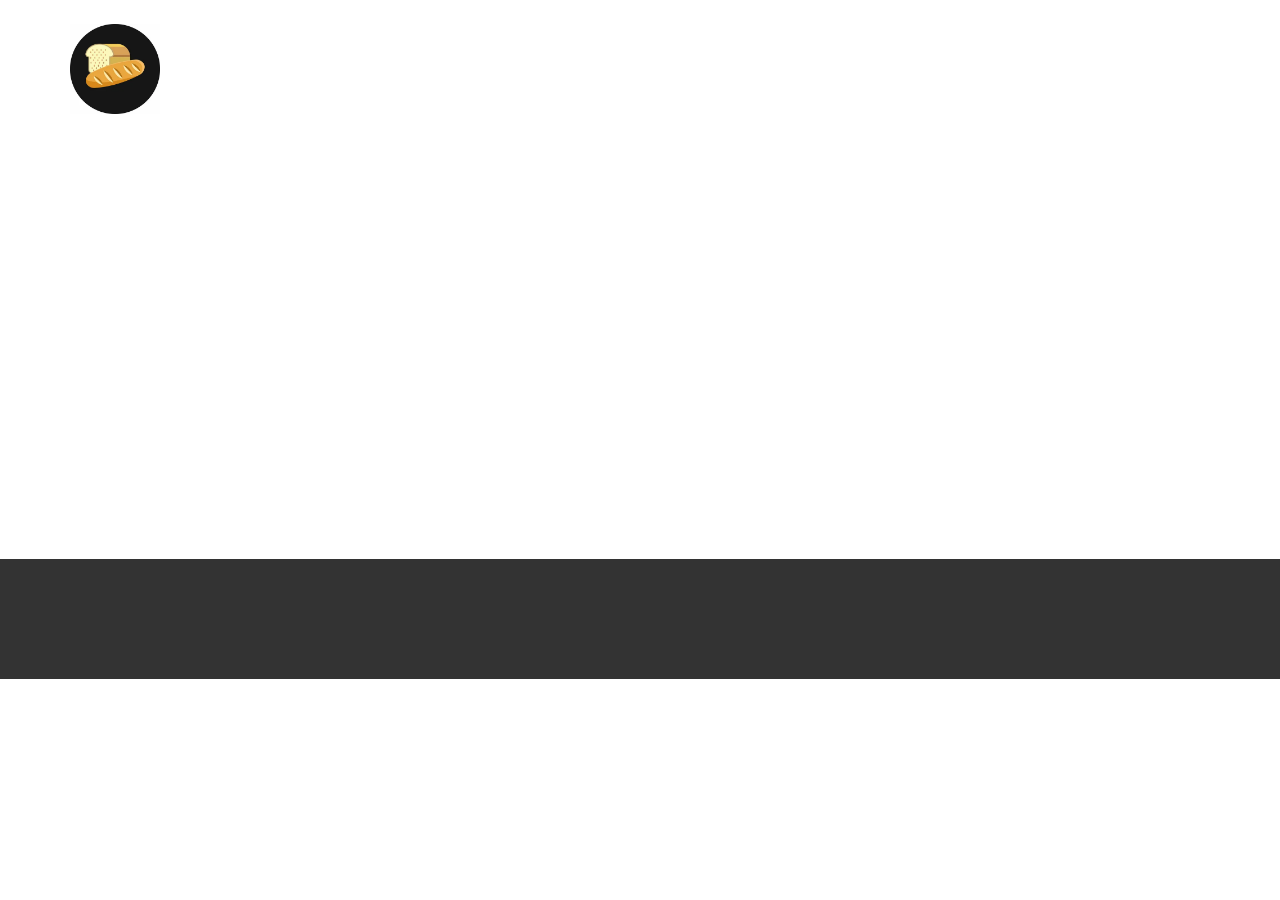
<file: О-нас.html>
<!DOCTYPE html>
<html style="font-size: 16px;" lang="ru-RU"><head>
    <meta name="viewport" content="width=device-width, initial-scale=1.0">
    <meta charset="utf-8">
    <meta name="keywords" content="">
    <meta name="description" content="">
    <title>О нас</title>
    <link rel="stylesheet" href="page.css" media="screen">
<link rel="stylesheet" href="О-нас.css" media="screen">
    <script class="u-script" type="text/javascript" src="jquery.js" defer=""></script>
    <script class="u-script" type="text/javascript" src="page.js" defer=""></script>
    <meta name="generator" content="MaxPod">
    <link rel="icon" href="images/i.webp">
    <link id="u-theme-google-font" rel="stylesheet" href="https://fonts.googleapis.com/css?family=Montserrat:100,100i,200,200i,300,300i,400,400i,500,500i,600,600i,700,700i,800,800i,900,900i|Open+Sans:300,300i,400,400i,500,500i,600,600i,700,700i,800,800i">
    
    
   
    <meta name="theme-color" content="#eeb16d">
    <meta property="og:title" content="О нас">
    <meta property="og:description" content="">
    <meta property="og:type" content="website">
  <meta data-intl-tel-input-cdn-path="intlTelInput/"></head>
  <body class="u-body u-xl-mode" data-lang="ru"><header class="u-clearfix u-header u-header" id="sec-14ca"><div class="u-clearfix u-sheet u-sheet-1">
        <a href="Главная.html" class="u-hover-feature u-image u-logo u-image-1" data-image-width="320" data-image-height="320" title="Главная">
          <img src="images/i.webp?rand=1b5b" class="u-logo-image u-logo-image-1">
        </a>
        <nav class="u-menu u-menu-hamburger u-offcanvas u-menu-1" data-responsive-from="XL">
          <div class="menu-collapse" style="font-size: 1rem; letter-spacing: 0px; text-transform: uppercase;">
            <a class="u-button-style u-custom-left-right-menu-spacing u-custom-padding-bottom u-custom-text-active-color u-custom-top-bottom-menu-spacing u-nav-link u-text-active-palette-1-base u-text-hover-palette-2-base" href="#" data-lang-en="{&quot;content&quot;:&quot;<svg class=\&quot;u-svg-link\&quot; viewBox=\&quot;0 0 24 24\&quot;><use xmlns:xlink=\&quot;http://www.w3.org/1999/xlink\&quot; xlink:href=\&quot;#menu-hamburger\&quot;></use></svg><svg class=\&quot;u-svg-content\&quot; version=\&quot;1.1\&quot; id=\&quot;menu-hamburger\&quot; viewBox=\&quot;0 0 16 16\&quot; x=\&quot;0px\&quot; y=\&quot;0px\&quot; xmlns:xlink=\&quot;http://www.w3.org/1999/xlink\&quot; xmlns=\&quot;http://www.w3.org/2000/svg\&quot;>    <g>        <rect y=\&quot;1\&quot; width=\&quot;16\&quot; height=\&quot;2\&quot;></rect>        <rect y=\&quot;7\&quot; width=\&quot;16\&quot; height=\&quot;2\&quot;></rect>        <rect y=\&quot;13\&quot; width=\&quot;16\&quot; height=\&quot;2\&quot;></rect>    </g></svg>&quot;,&quot;href&quot;:&quot;#&quot;}" style="padding: 9px 14px; font-size: calc(1em + 18px);">
              <svg class="u-svg-link" viewBox="0 0 24 24"><use xmlns:xlink="http://www.w3.org/1999/xlink" xlink:href="#menu-hamburger"></use></svg>
              <svg class="u-svg-content" version="1.1" id="menu-hamburger" viewBox="0 0 16 16" x="0px" y="0px" xmlns:xlink="http://www.w3.org/1999/xlink" xmlns="http://www.w3.org/2000/svg"><g><rect y="1" width="16" height="2"></rect><rect y="7" width="16" height="2"></rect><rect y="13" width="16" height="2"></rect>
</g></svg>
            </a>
          </div>
          <div class="u-nav-container">
            <ul class="u-nav u-unstyled u-nav-1"><li class="u-nav-item"><a class="u-button-style u-nav-link u-text-active-palette-2-base u-text-hover-palette-2-base" href="Главная.html" style="padding: 10px 20px;">Главная</a>
</li><li class="u-nav-item"><a class="u-button-style u-nav-link u-text-active-palette-2-base u-text-hover-palette-2-base" href="О-нас.html" style="padding: 10px 20px;">О нас</a>
</li><li class="u-nav-item"><a class="u-button-style u-nav-link u-text-active-palette-2-base u-text-hover-palette-2-base" href="Контакты.html" style="padding: 10px 20px;">Контакты</a>
</li></ul>
          </div>
          <div class="u-nav-container-collapse">
            <div class="u-black u-container-style u-inner-container-layout u-opacity u-opacity-95 u-sidenav">
              <div class="u-inner-container-layout u-sidenav-overflow">
                <div class="u-menu-close"></div>
                <ul class="u-align-center u-nav u-popupmenu-items u-unstyled u-nav-2"><li class="u-nav-item"><a class="u-button-style u-nav-link" href="Главная.html">Главная</a>
</li><li class="u-nav-item"><a class="u-button-style u-nav-link" href="О-нас.html">О нас</a>
</li><li class="u-nav-item"><a class="u-button-style u-nav-link" href="Контакты.html">Контакты</a>
</li></ul>
              </div>
            </div>
            <div class="u-black u-menu-overlay u-opacity u-opacity-70"></div>
          </div>
        </nav>
      </div></header>
    <section class="u-clearfix u-section-1" id="sec-8eac">
      <div class="u-clearfix u-sheet u-sheet-1"></div>
    </section>
    
    
    <footer class="u-align-center u-clearfix u-footer u-grey-80 u-footer" id="sec-2b81"><div class="u-clearfix u-sheet u-sheet-1"></div></footer>
  
</body></html>
</file>
<file: Главная.css>
.u-section-1 {
  background-image: url("images/hhhhhhhhhh.jpg");
  background-position: 50% 50%;
  min-height: 653px;
}

.u-section-1 .u-layout-wrap-1 {
  width: calc(((100% - 1140px) / 2) + 1140px);
  margin: 0 0 0 auto;
}

.u-section-1 .u-layout-cell-1 {
  min-height: 653px;
}

.u-section-1 .u-container-layout-1 {
  padding: 50px 17px;
}

.u-section-1 .u-text-1 {
  font-size: 3rem;
  margin: 51px 0 0;
}

.u-section-1 .u-text-2 {
  margin: 29px 0 0;
}

.u-section-1 .u-image-1 {
  min-height: 653px;
  background-image: url("images/-min.jpg");
  background-position: 50% 50%;
  --animation-custom_in-translate_x: -200px;
  --animation-custom_in-translate_y: 0px;
  --animation-custom_in-opacity: 0;
  --animation-custom_in-rotate: 0deg;
  --animation-custom_in-scale: 1;
}

.u-section-1 .u-container-layout-2 {
  padding: 30px;
}

@media (max-width: 1199px) {
   .u-section-1 {
    min-height: 423px;
  }

  .u-section-1 .u-layout-wrap-1 {
    width: calc(((100% - 940px) / 2) + 940px);
  }

  .u-section-1 .u-layout-cell-1 {
    min-height: 538px;
  }

  .u-section-1 .u-image-1 {
    min-height: 538px;
  }
}

@media (max-width: 991px) {
   .u-section-1 {
    min-height: 285px;
  }

  .u-section-1 .u-layout-wrap-1 {
    width: calc(((100% - 720px) / 2) + 720px);
  }

  .u-section-1 .u-layout-cell-1 {
    min-height: 100px;
  }

  .u-section-1 .u-container-layout-1 {
    padding-top: 30px;
    padding-bottom: 30px;
  }

  .u-section-1 .u-text-1 {
    font-size: 1.875rem;
  }

  .u-section-1 .u-image-1 {
    min-height: 400px;
    background-position: 0% 50%;
  }
}

@media (max-width: 767px) {
   .u-section-1 {
    min-height: 514px;
  }

  .u-section-1 .u-layout-wrap-1 {
    width: calc(((100% - 540px) / 2) + 540px);
  }

  .u-section-1 .u-container-layout-1 {
    padding: 50px;
  }

  .u-section-1 .u-text-1 {
    font-size: 2.25rem;
  }

  .u-section-1 .u-image-1 {
    min-height: 529px;
  }

  .u-section-1 .u-container-layout-2 {
    padding-left: 10px;
    padding-right: 10px;
  }
}

@media (max-width: 575px) {
   .u-section-1 {
    min-height: 318px;
  }

  .u-section-1 .u-layout-wrap-1 {
    width: calc(((100% - 340px) / 2) + 340px);
  }

  .u-section-1 .u-container-layout-1 {
    padding-left: 30px;
    padding-right: 30px;
  }

  .u-section-1 .u-image-1 {
    min-height: 391px;
  }
} .u-section-2 {
  background-image: none;
  min-height: 1421px;
}

.u-section-2 .u-shape-1 {
  height: 483px;
  margin-top: 302px;
  margin-bottom: 0;
}

.u-section-2 .u-layout-wrap-1 {
  width: 895px;
  margin: -723px auto 0;
}

.u-section-2 .u-layout-cell-1 {
  min-height: 188px;
}

.u-section-2 .u-container-layout-1 {
  padding: 30px 0;
}

.u-section-2 .u-text-1 {
  margin-top: 0;
  margin-bottom: 0;
}

.u-section-2 .u-image-1 {
  min-height: 561px;
  background-image: url("images/cvccv.jpg");
  background-position: 50% 50%;
  --animation-custom_in-scale: 1;
}

.u-section-2 .u-container-layout-2 {
  padding: 30px;
}

.u-section-2 .u-image-2 {
  min-height: 673px;
  background-image: url("images/c.jpg");
  background-position: 50% 50%;
  --animation-custom_in-translate_x: 0px;
  --animation-custom_in-translate_y: 0px;
  --animation-custom_in-opacity: 0;
  --animation-custom_in-rotate: 0deg;
  --animation-custom_in-scale: 1;
}

.u-section-2 .u-container-layout-3 {
  padding: 30px;
}

.u-section-2 .u-layout-cell-4 {
  min-height: 156px;
}

.u-section-2 .u-container-layout-4 {
  padding: 30px;
}

.u-section-2 .u-group-1 {
  width: 891px;
  min-height: 482px;
  height: auto;
  margin: 62px auto 37px;
}

.u-section-2 .u-container-layout-5 {
  padding-bottom: 30px;
}

.u-section-2 .u-text-2 {
  margin: 0;
}

.u-section-2 .u-text-3 {
  margin: 16px 0 0;
}

@media (max-width: 1199px) {
  .u-section-2 .u-group-1 {
    margin-left: calc(((100% - 940px) / 2) + 49px);
    height: auto;
  }
}

@media (max-width: 991px) {
   .u-section-2 {
    min-height: 2860px;
  }

  .u-section-2 .u-shape-1 {
    height: 1407px;
  }

  .u-section-2 .u-layout-wrap-1 {
    width: 720px;
    margin-left: calc(((100% - 720px) / 2));
  }

  .u-section-2 .u-layout-cell-1 {
    min-height: 100px;
  }

  .u-section-2 .u-image-1 {
    min-height: 903px;
  }

  .u-section-2 .u-image-2 {
    min-height: 1083px;
  }

  .u-section-2 .u-layout-cell-4 {
    min-height: 251px;
  }

  .u-section-2 .u-group-1 {
    width: 720px;
    margin-left: calc(((100% - 720px) / 2));
  }
}

@media (max-width: 767px) {
   .u-section-2 {
    min-height: 2407px;
  }

  .u-section-2 .u-layout-wrap-1 {
    width: 540px;
    margin-left: calc(((100% - 540px) / 2));
  }

  .u-section-2 .u-image-1 {
    min-height: 677px;
  }

  .u-section-2 .u-container-layout-2 {
    padding-left: 10px;
    padding-right: 10px;
  }

  .u-section-2 .u-image-2 {
    min-height: 812px;
  }

  .u-section-2 .u-container-layout-3 {
    padding-left: 10px;
    padding-right: 10px;
  }

  .u-section-2 .u-layout-cell-4 {
    min-height: 188px;
  }

  .u-section-2 .u-container-layout-4 {
    padding-left: 10px;
    padding-right: 10px;
  }

  .u-section-2 .u-group-1 {
    width: 540px;
    margin-left: calc(((100% - 540px) / 2));
  }
}

@media (max-width: 575px) {
   .u-section-2 {
    min-height: 2002px;
  }

  .u-section-2 .u-shape-1 {
    height: 680px;
    margin-top: 352px;
  }

  .u-section-2 .u-layout-wrap-1 {
    width: 340px;
    margin-top: -977px;
    margin-left: calc(((100% - 340px) / 2));
  }

  .u-section-2 .u-image-1 {
    min-height: 426px;
  }

  .u-section-2 .u-image-2 {
    min-height: 511px;
  }

  .u-section-2 .u-layout-cell-4 {
    min-height: 118px;
  }

  .u-section-2 .u-group-1 {
    width: 340px;
    margin-bottom: -247px;
    margin-left: calc(((100% - 340px) / 2));
  }
} .u-section-3 {
  background-image: none;
  min-height: 1020px;
}

.u-section-3 .u-image-1 {
  height: 803px;
  margin-top: 0;
  margin-bottom: 0;
  object-position: 50% 0%;
}

.u-section-3 .u-group-1 {
  width: 551px;
  min-height: 253px;
  box-shadow: 5px 5px 20px 0 rgba(0,0,0,0.2);
  height: auto;
  --animation-custom_in-translate_x: -200px;
  --animation-custom_in-translate_y: 0px;
  --animation-custom_in-opacity: 0;
  --animation-custom_in-rotate: 0deg;
  --animation-custom_in-scale: 1;
  margin: -281px auto 60px calc(((100% - 1140px) / 2));
}

.u-section-3 .u-container-layout-1 {
  padding: 20px 30px 30px;
}

.u-section-3 .u-text-1 {
  margin: 0;
}

.u-section-3 .u-text-2 {
  line-height: 2;
  margin: 20px 0 0;
}

@media (max-width: 1199px) {
  .u-section-3 .u-image-1 {
    filter: brightness(0.7);
  }

  .u-section-3 .u-group-1 {
    margin-top: -340px;
    margin-left: calc(((100% - 940px) / 2));
    height: auto;
  }
}

@media (max-width: 991px) {
  .u-section-3 .u-group-1 {
    margin-left: calc(((100% - 720px) / 2));
  }
}

@media (max-width: 767px) {
  .u-section-3 .u-group-1 {
    width: 540px;
    margin-left: calc(((100% - 540px) / 2));
  }

  .u-section-3 .u-container-layout-1 {
    padding-left: 20px;
    padding-right: 20px;
  }
}

@media (max-width: 575px) {
   .u-section-3 {
    min-height: 1101px;
  }

  .u-section-3 .u-image-1 {
    height: 641px;
  }

  .u-section-3 .u-group-1 {
    width: 340px;
    min-height: 558px;
    margin-top: -178px;
    margin-left: auto;
  }
} .u-section-4 {
  background-image: none;
  min-height: 1353px;
}

.u-section-4 .u-text-1 {
  font-weight: 700;
  font-size: 3.4375rem;
  margin: 78px 50px 0;
}

.u-section-4 .u-layout-wrap-1 {
  width: calc(((100% - 1140px) / 2) + 1140px);
  margin: 51px auto 60px 0;
}

.u-section-4 .u-image-1 {
  min-height: 966px;
  background-image: url("images/hggh.jpg");
  background-position: 50% 50%;
  --animation-custom_in-translate_x: 0px;
  --animation-custom_in-translate_y: 0px;
  --animation-custom_in-opacity: 0;
  --animation-custom_in-rotate: 0deg;
  --animation-custom_in-scale: 1;
}

.u-section-4 .u-container-layout-1 {
  padding: 30px;
}

.u-section-4 .u-layout-cell-2 {
  min-height: 976px;
}

.u-section-4 .u-container-layout-2 {
  padding: 251px 0;
}

.u-section-4 .u-list-1 {
  width: 570px;
  margin: 0 auto;
}

.u-section-4 .u-repeater-1 {
  grid-template-columns: calc(50% - 10px) calc(50% - 10px);
  min-height: 474px;
  grid-gap: 20px 20px;
}

.u-section-4 .u-container-layout-3 {
  padding: 20px 16px;
}

.u-section-4 .u-icon-1 {
  height: 65px;
  width: 65px;
  --animation-custom_in-translate_x: -200px;
  --animation-custom_in-scale: 1;
  margin: 142px auto 0;
}

.u-section-4 .u-text-2 {
  font-weight: 700;
  font-size: 1.25rem;
  --animation-custom_in-translate_x: -200px;
  --animation-custom_in-translate_y: 0px;
  --animation-custom_in-opacity: 0;
  --animation-custom_in-rotate: 0deg;
  --animation-custom_in-scale: 1;
  margin: 20px 0 0;
}

.u-section-4 .u-text-3 {
  --animation-custom_in-translate_x: -200px;
  --animation-custom_in-translate_y: 0px;
  --animation-custom_in-opacity: 0;
  --animation-custom_in-rotate: 0deg;
  --animation-custom_in-scale: 1;
  margin: 30px 0 0;
}

.u-section-4 .u-container-layout-4 {
  padding: 20px 16px;
}

.u-section-4 .u-icon-2 {
  height: 65px;
  width: 65px;
  --animation-custom_in-translate_x: -200px;
  --animation-custom_in-scale: 1;
  margin: 142px auto 0;
}

.u-section-4 .u-text-4 {
  font-weight: 700;
  font-size: 1.25rem;
  --animation-custom_in-translate_x: -200px;
  --animation-custom_in-translate_y: 0px;
  --animation-custom_in-opacity: 0;
  --animation-custom_in-rotate: 0deg;
  --animation-custom_in-scale: 1;
  margin: 20px 0 0;
}

.u-section-4 .u-text-5 {
  --animation-custom_in-translate_x: -200px;
  --animation-custom_in-translate_y: 0px;
  --animation-custom_in-opacity: 0;
  --animation-custom_in-rotate: 0deg;
  --animation-custom_in-scale: 1;
  margin: 30px 0 0;
}

@media (max-width: 1199px) {
   .u-section-4 {
    min-height: 1394px;
  }

  .u-section-4 .u-text-1 {
    font-size: 3rem;
    margin-left: calc(((100% - 940px) / 2));
    margin-right: calc(((100% - 940px) / 2));
  }

  .u-section-4 .u-layout-wrap-1 {
    width: calc(((100% - 940px) / 2) + 940px);
  }

  .u-section-4 .u-image-1 {
    min-height: 1016px;
  }

  .u-section-4 .u-layout-cell-2 {
    min-height: 1016px;
  }

  .u-section-4 .u-container-layout-2 {
    padding-bottom: 16px;
  }

  .u-section-4 .u-list-1 {
    margin-right: initial;
    margin-left: initial;
    width: auto;
  }

  .u-section-4 .u-repeater-1 {
    grid-template-columns: repeat(2, calc(50% - 10px));
    min-height: 374px;
  }

  .u-section-4 .u-container-layout-3 {
    padding: 10px;
  }

  .u-section-4 .u-container-layout-4 {
    padding: 10px;
  }
}

@media (max-width: 991px) {
   .u-section-4 {
    min-height: 1207px;
  }

  .u-section-4 .u-text-1 {
    margin-left: calc(((100% - 720px) / 2));
    margin-right: calc(((100% - 720px) / 2));
  }

  .u-section-4 .u-layout-wrap-1 {
    width: calc(((100% - 720px) / 2) + 720px);
  }

  .u-section-4 .u-image-1 {
    min-height: 778px;
  }

  .u-section-4 .u-layout-cell-2 {
    min-height: 964px;
  }

  .u-section-4 .u-container-layout-2 {
    padding: 30px 20px;
  }

  .u-section-4 .u-text-2 {
    font-size: 1.875rem;
  }

  .u-section-4 .u-text-4 {
    font-size: 1.875rem;
  }
}

@media (max-width: 767px) {
   .u-section-4 {
    min-height: 1582px;
  }

  .u-section-4 .u-text-1 {
    font-size: 2.625rem;
    margin-left: calc(((100% - 540px) / 2));
    margin-right: calc(((100% - 540px) / 2));
  }

  .u-section-4 .u-layout-wrap-1 {
    width: calc(((100% - 540px) / 2) + 540px);
  }

  .u-section-4 .u-image-1 {
    min-height: 1129px;
  }

  .u-section-4 .u-container-layout-1 {
    padding-left: 10px;
    padding-right: 10px;
  }

  .u-section-4 .u-layout-cell-2 {
    min-height: 100px;
  }

  .u-section-4 .u-repeater-1 {
    grid-template-columns: 100%;
  }
}

@media (max-width: 575px) {
   .u-section-4 {
    min-height: 1254px;
  }

  .u-section-4 .u-text-1 {
    margin-left: calc(((100% - 340px) / 2));
    margin-right: calc(((100% - 340px) / 2));
    font-size: 2.125rem;
  }

  .u-section-4 .u-layout-wrap-1 {
    width: calc(((100% - 340px) / 2) + 340px);
  }

  .u-section-4 .u-image-1 {
    min-height: 494px;
  }
} .u-section-5 {
  background-image: linear-gradient(0deg, rgba(0,0,0,0.5), rgba(0,0,0,0.5)), url("images/vbvbvb-min.jpg");
  background-position: 50% 50%;
}

.u-section-5 .u-sheet-1 {
  min-height: 734px;
}

.u-section-5 .u-text-1 {
  font-size: 3.4375rem;
  margin: 179px 74px 0;
}

.u-section-5 .u-text-2 {
  margin: 32px 191px 0 150px;
}

.u-section-5 .u-layout-wrap-1 {
  width: 240px;
  margin: 28px auto 60px 193px;
}

.u-section-5 .u-layout-cell-1 {
  min-height: 82px;
}

.u-section-5 .u-container-layout-1 {
  padding: 10px;
}

.u-section-5 .u-btn-1 {
  border-style: solid;
  background-image: none;
  text-transform: uppercase;
  font-weight: 700;
  letter-spacing: 1px;
  font-size: 1rem;
  margin: 0 auto;
  padding: 12px 41px 14px 39px;
}

@media (max-width: 1199px) {
  .u-section-5 .u-sheet-1 {
    min-height: 605px;
  }

  .u-section-5 .u-text-1 {
    margin-left: 0;
    margin-right: 0;
  }

  .u-section-5 .u-text-2 {
    width: 799px;
    margin-right: 91px;
    margin-left: 50px;
  }
}

@media (max-width: 991px) {
  .u-section-5 .u-sheet-1 {
    min-height: 656px;
  }

  .u-section-5 .u-text-2 {
    width: 720px;
    margin-left: 0;
    margin-right: 0;
  }

  .u-section-5 .u-layout-cell-1 {
    min-height: 100px;
  }
}

@media (max-width: 767px) {
  .u-section-5 .u-sheet-1 {
    min-height: 682px;
  }

  .u-section-5 .u-text-2 {
    width: 540px;
  }
}

@media (max-width: 575px) {
  .u-section-5 .u-sheet-1 {
    min-height: 716px;
  }

  .u-section-5 .u-text-1 {
    font-size: 1.875rem;
  }

  .u-section-5 .u-text-2 {
    width: 340px;
  }

  .u-section-5 .u-layout-wrap-1 {
    margin-right: initial;
    margin-left: initial;
    width: auto;
  }

  .u-section-5 .u-layout-cell-1 {
    min-height: 91px;
  }
} .u-section-6 {
  background-image: url("images/-min1.jpg");
  background-position: 50% 50%;
}

.u-section-6 .u-sheet-1 {
  min-height: 828px;
}

.u-section-6 .u-group-1 {
  width: 712px;
  min-height: 421px;
  height: auto;
  margin: 63px auto 0;
}

.u-section-6 .u-container-layout-1 {
  padding: 0;
}

.u-section-6 .u-text-1 {
  margin: 0 auto;
}

.u-section-6 .u-form-1 {
  height: 213px;
  width: 659px;
  margin: 63px auto 0;
}

.u-section-6 .u-btn-1 {
  background-image: none;
  margin-right: auto;
  margin-left: auto;
  display: block;
  width: 100%;
  font-size: 1.125rem;
  text-transform: uppercase;
  font-weight: 600;
  letter-spacing: 2px;
  padding: 9px 0 11px;
}

.u-section-6 .u-list-1 {
  width: 582px;
  margin: 71px auto -187px;
}

.u-section-6 .u-repeater-1 {
  min-height: 201px;
  grid-template-columns: calc(50% - 10px) calc(50% - 10px);
  grid-gap: 20px 20px;
}

.u-section-6 .u-container-layout-2 {
  padding: 10px 0 53px;
}

.u-section-6 .u-text-2 {
  font-weight: 700;
  letter-spacing: 1px;
  text-transform: uppercase;
  font-size: 1.375rem;
  margin: 12px 1px 0;
}

.u-section-6 .u-text-3 {
  margin: 20px 1px 0;
}

.u-section-6 .u-container-layout-3 {
  padding: 10px 0 53px;
}

.u-section-6 .u-text-4 {
  font-weight: 700;
  letter-spacing: 1px;
  text-transform: uppercase;
  font-size: 1.375rem;
  margin: 12px 1px 0;
}

.u-section-6 .u-text-5 {
  margin: 20px 1px 0;
}

.u-section-6 .u-social-icons-1 {
  height: 77px;
  min-height: 16px;
  width: 251px;
  min-width: 68px;
  margin: 197px auto 60px;
}

.u-section-6 .u-icon-1 {
  height: 100%;
}

.u-section-6 .u-icon-2 {
  height: 100%;
}

.u-section-6 .u-icon-3 {
  height: 100%;
}

@media (max-width: 1199px) {
  .u-section-6 .u-sheet-1 {
    min-height: 683px;
  }

  .u-section-6 .u-group-1 {
    height: auto;
  }
}

@media (max-width: 991px) {
  .u-section-6 .u-sheet-1 {
    min-height: 523px;
  }

  .u-section-6 .u-repeater-1 {
    grid-template-columns: calc(33.3333% - 13.3333px) calc(33.3333% - 13.3333px) calc(33.3333% - 13.3333px);
  }

  .u-section-6 .u-container-layout-2 {
    padding-bottom: 30px;
  }

  .u-section-6 .u-container-layout-3 {
    padding-bottom: 30px;
  }
}

@media (max-width: 767px) {
   .u-section-6 {
    background-position: 24.06% 50%;
  }

  .u-section-6 .u-sheet-1 {
    min-height: 392px;
  }

  .u-section-6 .u-group-1 {
    width: 540px;
  }

  .u-section-6 .u-form-1 {
    width: 540px;
  }

  .u-section-6 .u-list-1 {
    width: 540px;
  }

  .u-section-6 .u-repeater-1 {
    grid-template-columns: calc(50% - 9.99997px) calc(50% - 9.99997px);
  }

  .u-section-6 .u-text-2 {
    margin-left: 0;
    margin-right: 0;
  }

  .u-section-6 .u-text-3 {
    margin-left: 0;
    margin-right: 0;
  }

  .u-section-6 .u-text-4 {
    margin-left: 0;
    margin-right: 0;
  }

  .u-section-6 .u-text-5 {
    margin-left: 0;
    margin-right: 0;
  }
}

@media (max-width: 575px) {
  .u-section-6 .u-sheet-1 {
    min-height: 247px;
  }

  .u-section-6 .u-group-1 {
    width: 340px;
  }

  .u-section-6 .u-form-1 {
    width: 340px;
  }

  .u-section-6 .u-list-1 {
    width: 340px;
  }

  .u-section-6 .u-repeater-1 {
    grid-template-columns: 100%;
  }
}
</file>
<file: Контакты.css>
.u-section-1 .u-sheet-1 {
  min-height: 400px;
}
</file>
<file: О-нас.css>
.u-section-1 .u-sheet-1 {
  min-height: 400px;
}
</file>
